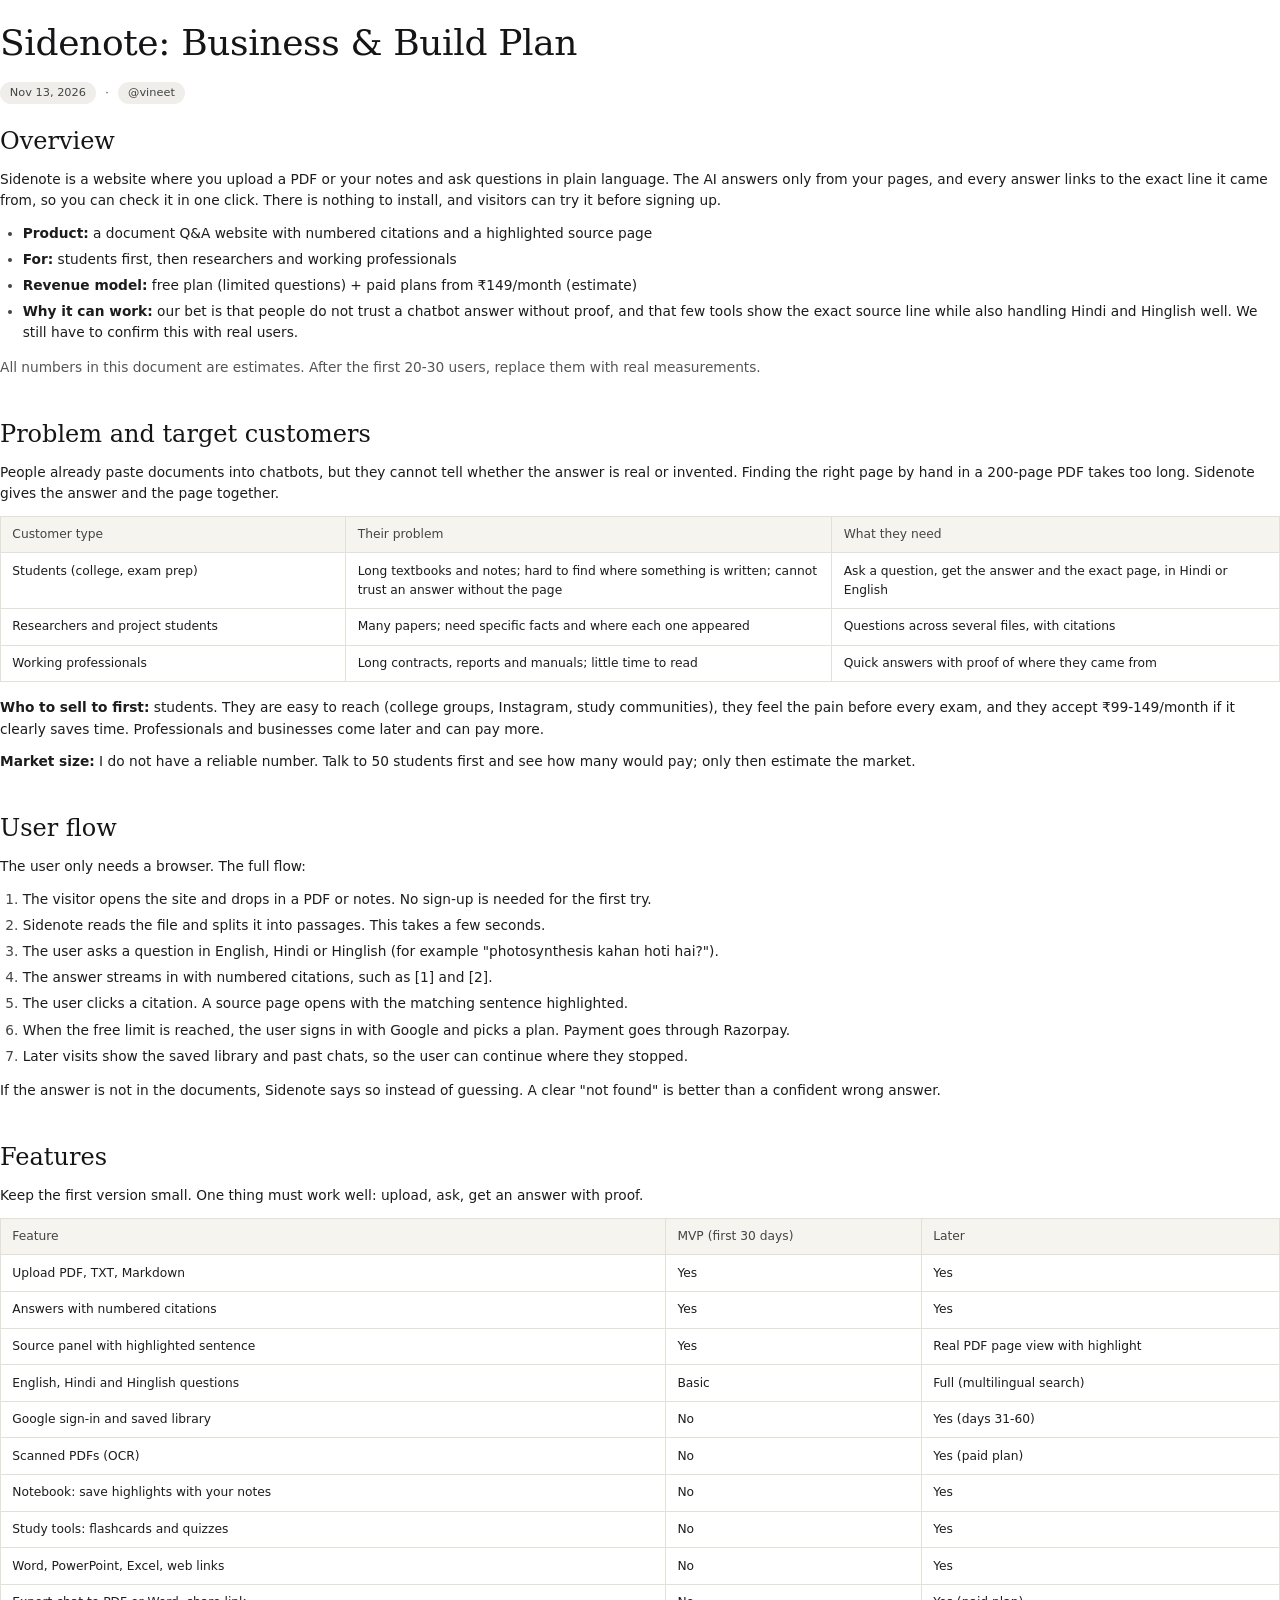
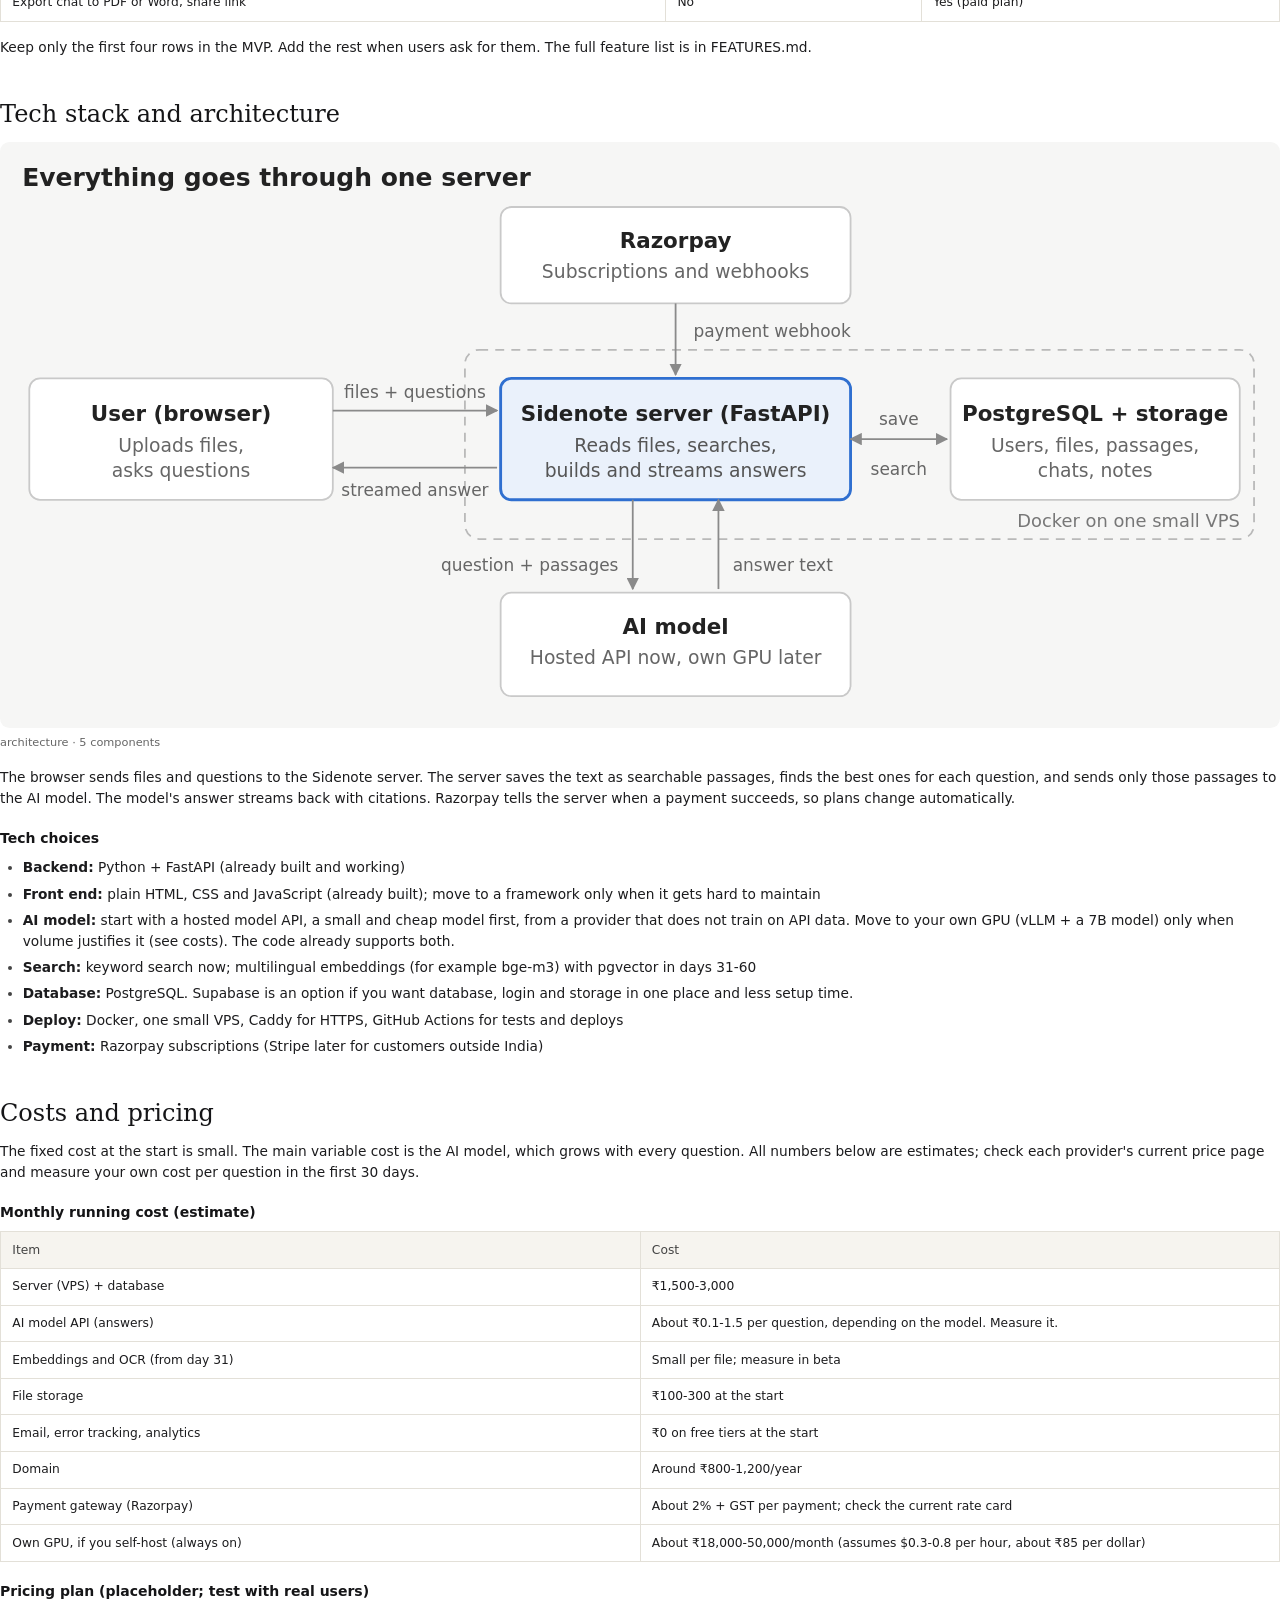
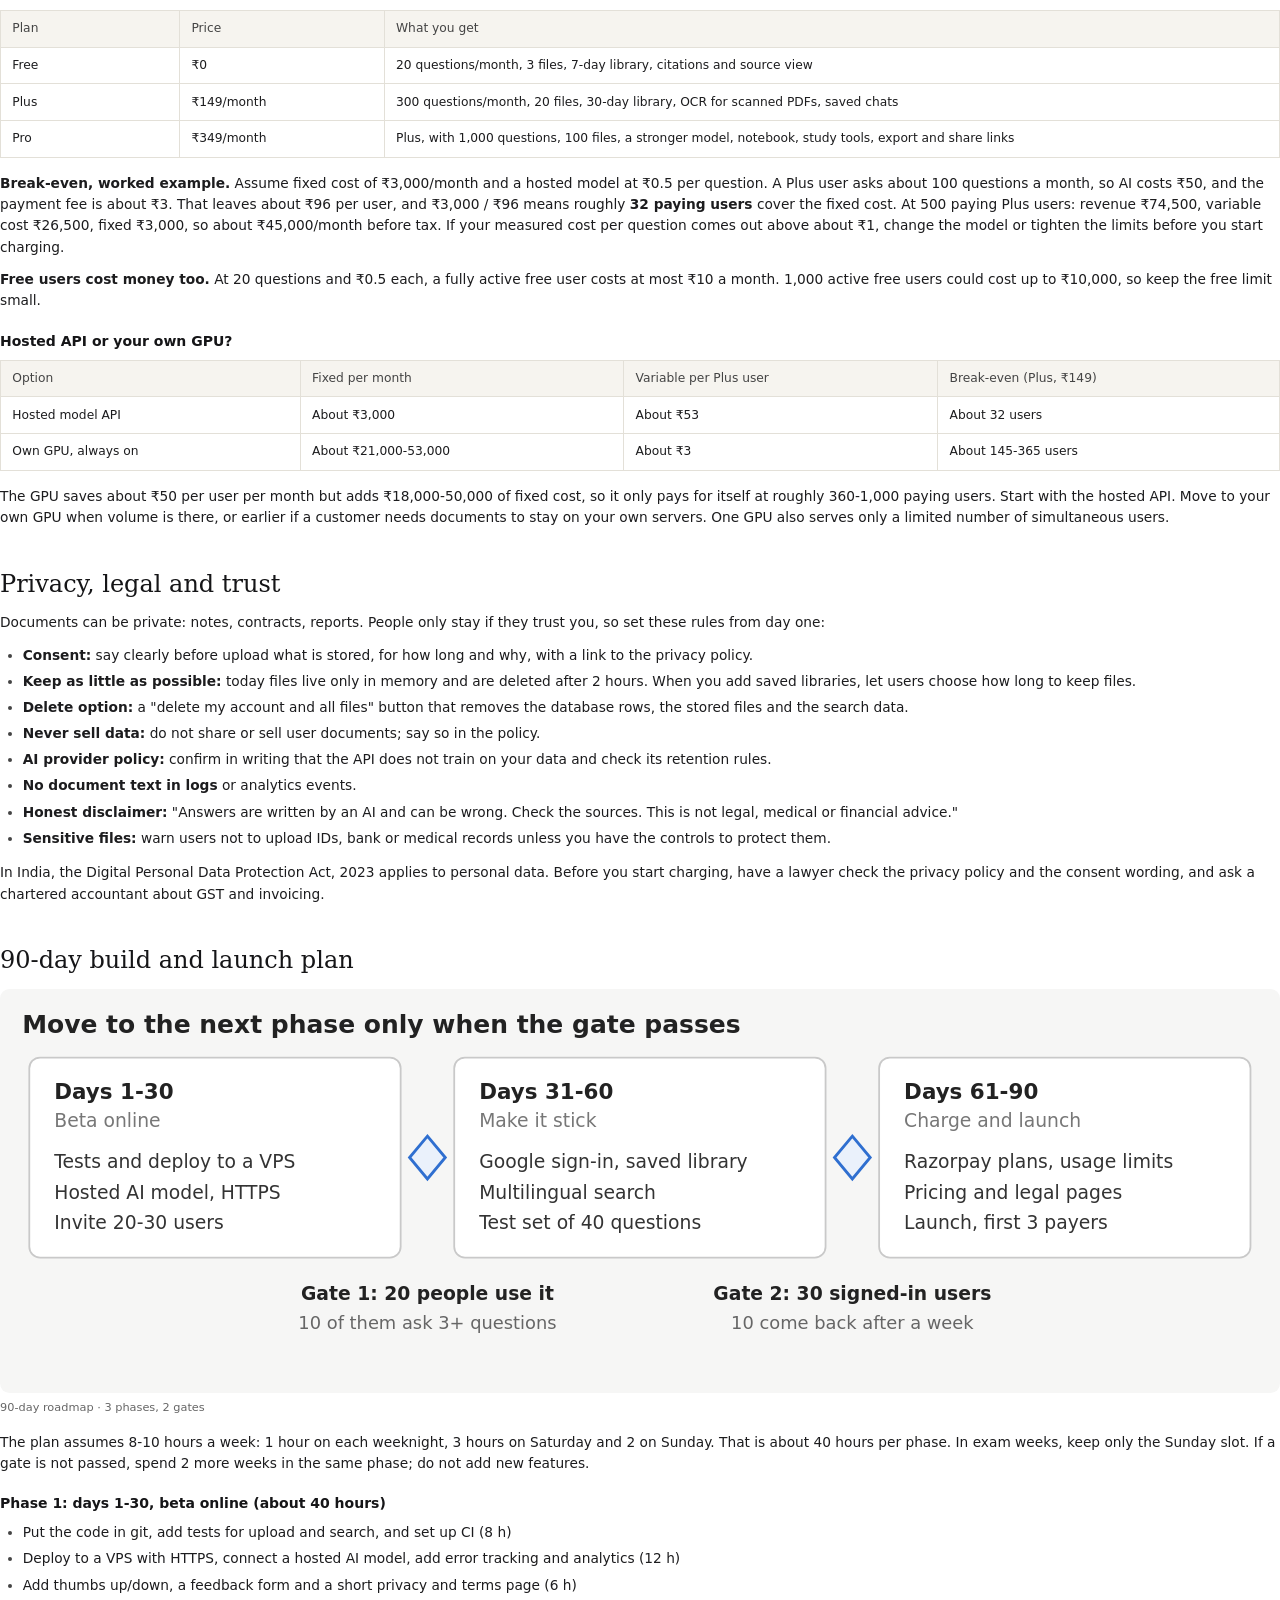
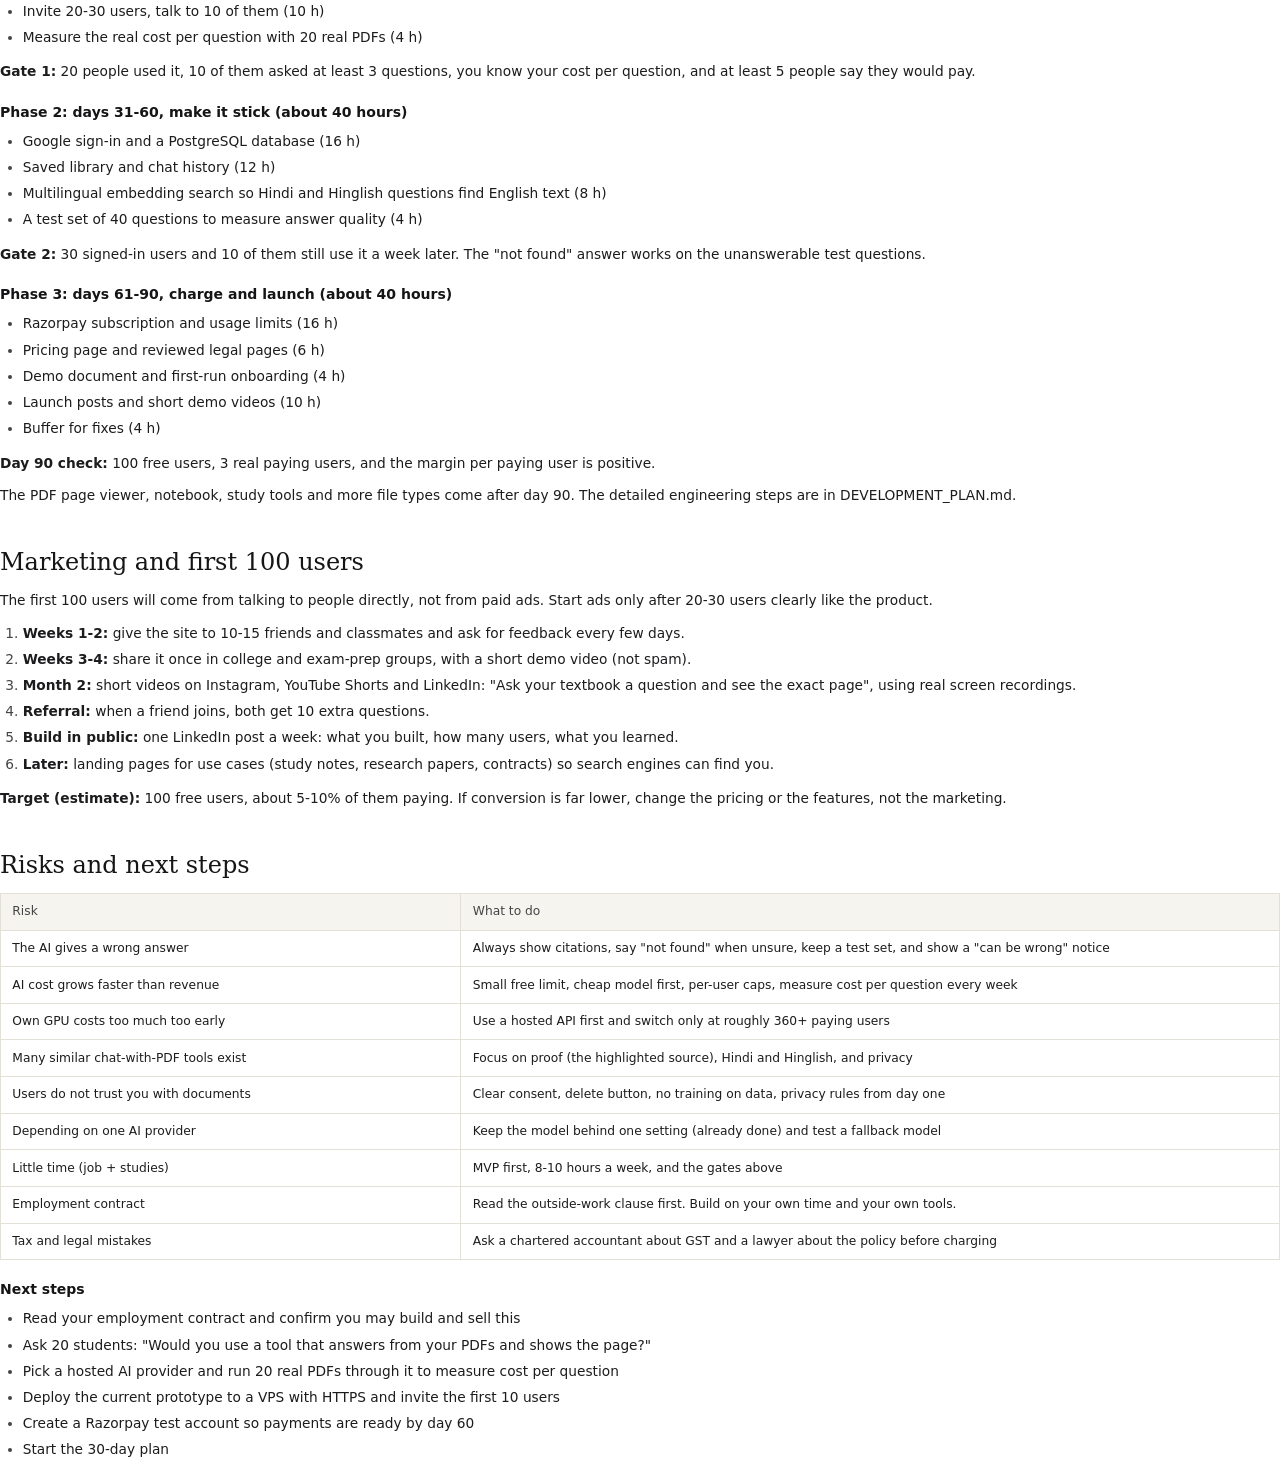
<file: docs/business-plan/plan.html>
<!doctype html>
<html lang="en">
<head>
<meta charset="utf-8">
<title>Sidenote: Business &amp; Build Plan</title>
<style>
  @page { size: A4; }
  * { box-sizing: border-box; }
  html { font-size: 10.3pt; }
  body { margin: 0; font-family: "Inter", "DejaVu Sans", sans-serif; line-height: 1.55; color: #1c1c1e; }
  h1, h2, h3 { font-family: "Bitstream Charter", "Charter", "DejaVu Serif", serif; font-weight: 400; color: #151517; }
  h1 { font-size: 27pt; line-height: 1.12; margin: 6mm 0 5mm; letter-spacing: -.01em; }
  h2 { font-size: 18pt; line-height: 1.2; margin: 11mm 0 3.5mm; break-after: avoid; }
  h3 { font-family: "Inter", "DejaVu Sans", sans-serif; font-size: 10.5pt; font-weight: 700; margin: 5mm 0 2mm; break-after: avoid; }
  p { margin: 0 0 3mm; }
  ul, ol { margin: 0 0 3.5mm; padding-left: 6mm; }
  li { margin-bottom: 1.3mm; }
  li::marker { color: #444; }
  b, strong { font-weight: 700; }
  .pills { display: flex; gap: 2.5mm; align-items: center; margin-bottom: 4mm; font-size: 8.5pt; color: #444; }
  .pill { background: #efeeea; border-radius: 3mm; padding: .6mm 2.6mm; }
  .note { color: #555; }
  table { width: 100%; border-collapse: collapse; margin: 1mm 0 4mm; font-size: 9.2pt; }
  tr { break-inside: avoid; }
  th { text-align: left; background: #f6f4ef; font-weight: 500; color: #444; }
  th, td { border: 1px solid #e3e0d8; padding: 2.2mm 3mm; vertical-align: top; }
  td.yes { white-space: nowrap; }
  .fig { margin: 3mm 0 1.5mm; break-inside: avoid; }
  .panel { background: #f6f6f5; border-radius: 2.5mm; padding: 4mm 4mm 2mm; }
  .panel svg { width: 100%; height: auto; display: block; }
  .cap { color: #666; font-size: 8.5pt; margin: 1.5mm 0 4mm; }
  .keep { break-inside: avoid; }
  .pb { break-before: page; }
</style>
</head>
<body>

<h1>Sidenote: Business &amp; Build Plan</h1>
<div class="pills"><span class="pill">Nov 13, 2026</span><span>·</span><span class="pill">@vineet</span></div>

<h2 style="margin-top:6mm">Overview</h2>
<p>Sidenote is a website where you upload a PDF or your notes and ask questions in plain language. The AI answers only from your pages, and every answer links to the exact line it came from, so you can check it in one click. There is nothing to install, and visitors can try it before signing up.</p>
<ul>
  <li><b>Product:</b> a document Q&amp;A website with numbered citations and a highlighted source page</li>
  <li><b>For:</b> students first, then researchers and working professionals</li>
  <li><b>Revenue model:</b> free plan (limited questions) + paid plans from ₹149/month (estimate)</li>
  <li><b>Why it can work:</b> our bet is that people do not trust a chatbot answer without proof, and that few tools show the exact source line while also handling Hindi and Hinglish well. We still have to confirm this with real users.</li>
</ul>
<p class="note">All numbers in this document are estimates. After the first 20-30 users, replace them with real measurements.</p>

<h2>Problem and target customers</h2>
<p>People already paste documents into chatbots, but they cannot tell whether the answer is real or invented. Finding the right page by hand in a 200-page PDF takes too long. Sidenote gives the answer and the page together.</p>
<table>
  <tr><th style="width:27%">Customer type</th><th style="width:38%">Their problem</th><th>What they need</th></tr>
  <tr><td>Students (college, exam prep)</td><td>Long textbooks and notes; hard to find where something is written; cannot trust an answer without the page</td><td>Ask a question, get the answer and the exact page, in Hindi or English</td></tr>
  <tr><td>Researchers and project students</td><td>Many papers; need specific facts and where each one appeared</td><td>Questions across several files, with citations</td></tr>
  <tr><td>Working professionals</td><td>Long contracts, reports and manuals; little time to read</td><td>Quick answers with proof of where they came from</td></tr>
</table>
<p><b>Who to sell to first:</b> students. They are easy to reach (college groups, Instagram, study communities), they feel the pain before every exam, and they accept ₹99-149/month if it clearly saves time. Professionals and businesses come later and can pay more.</p>
<p><b>Market size:</b> I do not have a reliable number. Talk to 50 students first and see how many would pay; only then estimate the market.</p>

<h2>User flow</h2>
<p>The user only needs a browser. The full flow:</p>
<ol>
  <li>The visitor opens the site and drops in a PDF or notes. No sign-up is needed for the first try.</li>
  <li>Sidenote reads the file and splits it into passages. This takes a few seconds.</li>
  <li>The user asks a question in English, Hindi or Hinglish (for example "photosynthesis kahan hoti hai?").</li>
  <li>The answer streams in with numbered citations, such as [1] and [2].</li>
  <li>The user clicks a citation. A source page opens with the matching sentence highlighted.</li>
  <li>When the free limit is reached, the user signs in with Google and picks a plan. Payment goes through Razorpay.</li>
  <li>Later visits show the saved library and past chats, so the user can continue where they stopped.</li>
</ol>
<p>If the answer is not in the documents, Sidenote says so instead of guessing. A clear "not found" is better than a confident wrong answer.</p>

<h2>Features</h2>
<p>Keep the first version small. One thing must work well: upload, ask, get an answer with proof.</p>
<table>
  <tr><th style="width:52%">Feature</th><th style="width:20%">MVP (first 30 days)</th><th>Later</th></tr>
  <tr><td>Upload PDF, TXT, Markdown</td><td class="yes">Yes</td><td>Yes</td></tr>
  <tr><td>Answers with numbered citations</td><td class="yes">Yes</td><td>Yes</td></tr>
  <tr><td>Source panel with highlighted sentence</td><td class="yes">Yes</td><td>Real PDF page view with highlight</td></tr>
  <tr><td>English, Hindi and Hinglish questions</td><td class="yes">Basic</td><td>Full (multilingual search)</td></tr>
  <tr><td>Google sign-in and saved library</td><td class="yes">No</td><td>Yes (days 31-60)</td></tr>
  <tr><td>Scanned PDFs (OCR)</td><td class="yes">No</td><td>Yes (paid plan)</td></tr>
  <tr><td>Notebook: save highlights with your notes</td><td class="yes">No</td><td>Yes</td></tr>
  <tr><td>Study tools: flashcards and quizzes</td><td class="yes">No</td><td>Yes</td></tr>
  <tr><td>Word, PowerPoint, Excel, web links</td><td class="yes">No</td><td>Yes</td></tr>
  <tr><td>Export chat to PDF or Word, share link</td><td class="yes">No</td><td>Yes (paid plan)</td></tr>
</table>
<p>Keep only the first four rows in the MVP. Add the rest when users ask for them. The full feature list is in FEATURES.md.</p>

<h2>Tech stack and architecture</h2>
<div class="fig panel">
<svg viewBox="0 0 700 316" xmlns="http://www.w3.org/2000/svg" font-family="Inter, DejaVu Sans, sans-serif">
  <defs><marker id="a" viewBox="0 0 10 10" refX="9" refY="5" markerWidth="7" markerHeight="7" orient="auto-start-reverse"><path d="M0 0L10 5L0 10z" fill="#8a8a8a"/></marker></defs>
  <text x="4" y="16" font-size="14" font-weight="700" fill="#222">Everything goes through one server</text>

  <rect x="252" y="108" width="442" height="106" rx="8" fill="none" stroke="#b9b9b9" stroke-dasharray="5 4"/>
  <text x="686" y="207" font-size="10" fill="#777" text-anchor="end">Docker on one small VPS</text>

  <rect x="8" y="124" width="170" height="68" rx="6" fill="#fff" stroke="#c9c9c9"/>
  <text x="93" y="148" font-size="12" font-weight="700" text-anchor="middle" fill="#222">User (browser)</text>
  <text x="93" y="165" font-size="10.5" text-anchor="middle" fill="#666">Uploads files,</text>
  <text x="93" y="179" font-size="10.5" text-anchor="middle" fill="#666">asks questions</text>

  <rect x="272" y="124" width="196" height="68" rx="6" fill="#eaf1fb" stroke="#2f6fd0" stroke-width="1.6"/>
  <text x="370" y="148" font-size="12" font-weight="700" text-anchor="middle" fill="#222">Sidenote server (FastAPI)</text>
  <text x="370" y="165" font-size="10.5" text-anchor="middle" fill="#555">Reads files, searches,</text>
  <text x="370" y="179" font-size="10.5" text-anchor="middle" fill="#555">builds and streams answers</text>

  <rect x="524" y="124" width="162" height="68" rx="6" fill="#fff" stroke="#c9c9c9"/>
  <text x="605" y="148" font-size="12" font-weight="700" text-anchor="middle" fill="#222">PostgreSQL + storage</text>
  <text x="605" y="165" font-size="10.5" text-anchor="middle" fill="#666">Users, files, passages,</text>
  <text x="605" y="179" font-size="10.5" text-anchor="middle" fill="#666">chats, notes</text>

  <rect x="272" y="28" width="196" height="54" rx="6" fill="#fff" stroke="#c9c9c9"/>
  <text x="370" y="51" font-size="12" font-weight="700" text-anchor="middle" fill="#222">Razorpay</text>
  <text x="370" y="68" font-size="10.5" text-anchor="middle" fill="#666">Subscriptions and webhooks</text>

  <rect x="272" y="244" width="196" height="58" rx="6" fill="#fff" stroke="#c9c9c9"/>
  <text x="370" y="267" font-size="12" font-weight="700" text-anchor="middle" fill="#222">AI model</text>
  <text x="370" y="284" font-size="10.5" text-anchor="middle" fill="#666">Hosted API now, own GPU later</text>

  <line x1="178" y1="142" x2="270" y2="142" stroke="#8a8a8a" marker-end="url(#a)"/>
  <line x1="270" y1="174" x2="178" y2="174" stroke="#8a8a8a" marker-end="url(#a)"/>
  <text x="224" y="135" font-size="9.5" fill="#666" text-anchor="middle">files + questions</text>
  <text x="224" y="190" font-size="9.5" fill="#666" text-anchor="middle">streamed answer</text>

  <line x1="468" y1="158" x2="522" y2="158" stroke="#8a8a8a" marker-end="url(#a)" marker-start="url(#a)"/>
  <text x="495" y="150" font-size="9.5" fill="#666" text-anchor="middle">save</text>
  <text x="495" y="178" font-size="9.5" fill="#666" text-anchor="middle">search</text>

  <line x1="370" y1="82" x2="370" y2="122" stroke="#8a8a8a" marker-end="url(#a)"/>
  <text x="380" y="101" font-size="9.5" fill="#666">payment webhook</text>

  <line x1="346" y1="192" x2="346" y2="242" stroke="#8a8a8a" marker-end="url(#a)"/>
  <line x1="394" y1="242" x2="394" y2="192" stroke="#8a8a8a" marker-end="url(#a)"/>
  <text x="338" y="232" font-size="9.5" fill="#666" text-anchor="end">question + passages</text>
  <text x="402" y="232" font-size="9.5" fill="#666">answer text</text>
</svg>
</div>
<p class="cap">architecture · 5 components</p>
<p>The browser sends files and questions to the Sidenote server. The server saves the text as searchable passages, finds the best ones for each question, and sends only those passages to the AI model. The model's answer streams back with citations. Razorpay tells the server when a payment succeeds, so plans change automatically.</p>

<h3>Tech choices</h3>
<ul>
  <li><b>Backend:</b> Python + FastAPI (already built and working)</li>
  <li><b>Front end:</b> plain HTML, CSS and JavaScript (already built); move to a framework only when it gets hard to maintain</li>
  <li><b>AI model:</b> start with a hosted model API, a small and cheap model first, from a provider that does not train on API data. Move to your own GPU (vLLM + a 7B model) only when volume justifies it (see costs). The code already supports both.</li>
  <li><b>Search:</b> keyword search now; multilingual embeddings (for example bge-m3) with pgvector in days 31-60</li>
  <li><b>Database:</b> PostgreSQL. Supabase is an option if you want database, login and storage in one place and less setup time.</li>
  <li><b>Deploy:</b> Docker, one small VPS, Caddy for HTTPS, GitHub Actions for tests and deploys</li>
  <li><b>Payment:</b> Razorpay subscriptions (Stripe later for customers outside India)</li>
</ul>

<h2>Costs and pricing</h2>
<p>The fixed cost at the start is small. The main variable cost is the AI model, which grows with every question. All numbers below are estimates; check each provider's current price page and measure your own cost per question in the first 30 days.</p>

<h3>Monthly running cost (estimate)</h3>
<table>
  <tr><th style="width:50%">Item</th><th>Cost</th></tr>
  <tr><td>Server (VPS) + database</td><td>₹1,500-3,000</td></tr>
  <tr><td>AI model API (answers)</td><td>About ₹0.1-1.5 per question, depending on the model. Measure it.</td></tr>
  <tr><td>Embeddings and OCR (from day 31)</td><td>Small per file; measure in beta</td></tr>
  <tr><td>File storage</td><td>₹100-300 at the start</td></tr>
  <tr><td>Email, error tracking, analytics</td><td>₹0 on free tiers at the start</td></tr>
  <tr><td>Domain</td><td>Around ₹800-1,200/year</td></tr>
  <tr><td>Payment gateway (Razorpay)</td><td>About 2% + GST per payment; check the current rate card</td></tr>
  <tr><td>Own GPU, if you self-host (always on)</td><td>About ₹18,000-50,000/month (assumes $0.3-0.8 per hour, about ₹85 per dollar)</td></tr>
</table>

<h3>Pricing plan (placeholder; test with real users)</h3>
<table>
  <tr><th style="width:14%">Plan</th><th style="width:16%">Price</th><th>What you get</th></tr>
  <tr><td>Free</td><td>₹0</td><td>20 questions/month, 3 files, 7-day library, citations and source view</td></tr>
  <tr><td>Plus</td><td>₹149/month</td><td>300 questions/month, 20 files, 30-day library, OCR for scanned PDFs, saved chats</td></tr>
  <tr><td>Pro</td><td>₹349/month</td><td>Plus, with 1,000 questions, 100 files, a stronger model, notebook, study tools, export and share links</td></tr>
</table>

<div class="keep">
<p><b>Break-even, worked example.</b> Assume fixed cost of ₹3,000/month and a hosted model at ₹0.5 per question. A Plus user asks about 100 questions a month, so AI costs ₹50, and the payment fee is about ₹3. That leaves about ₹96 per user, and ₹3,000 / ₹96 means roughly <b>32 paying users</b> cover the fixed cost. At 500 paying Plus users: revenue ₹74,500, variable cost ₹26,500, fixed ₹3,000, so about ₹45,000/month before tax. If your measured cost per question comes out above about ₹1, change the model or tighten the limits before you start charging.</p>
<p><b>Free users cost money too.</b> At 20 questions and ₹0.5 each, a fully active free user costs at most ₹10 a month. 1,000 active free users could cost up to ₹10,000, so keep the free limit small.</p>
</div>

<h3>Hosted API or your own GPU?</h3>
<table>
  <tr><th>Option</th><th>Fixed per month</th><th>Variable per Plus user</th><th>Break-even (Plus, ₹149)</th></tr>
  <tr><td>Hosted model API</td><td>About ₹3,000</td><td>About ₹53</td><td>About 32 users</td></tr>
  <tr><td>Own GPU, always on</td><td>About ₹21,000-53,000</td><td>About ₹3</td><td>About 145-365 users</td></tr>
</table>
<p>The GPU saves about ₹50 per user per month but adds ₹18,000-50,000 of fixed cost, so it only pays for itself at roughly 360-1,000 paying users. Start with the hosted API. Move to your own GPU when volume is there, or earlier if a customer needs documents to stay on your own servers. One GPU also serves only a limited number of simultaneous users.</p>

<h2>Privacy, legal and trust</h2>
<p>Documents can be private: notes, contracts, reports. People only stay if they trust you, so set these rules from day one:</p>
<ul>
  <li><b>Consent:</b> say clearly before upload what is stored, for how long and why, with a link to the privacy policy.</li>
  <li><b>Keep as little as possible:</b> today files live only in memory and are deleted after 2 hours. When you add saved libraries, let users choose how long to keep files.</li>
  <li><b>Delete option:</b> a "delete my account and all files" button that removes the database rows, the stored files and the search data.</li>
  <li><b>Never sell data:</b> do not share or sell user documents; say so in the policy.</li>
  <li><b>AI provider policy:</b> confirm in writing that the API does not train on your data and check its retention rules.</li>
  <li><b>No document text in logs</b> or analytics events.</li>
  <li><b>Honest disclaimer:</b> "Answers are written by an AI and can be wrong. Check the sources. This is not legal, medical or financial advice."</li>
  <li><b>Sensitive files:</b> warn users not to upload IDs, bank or medical records unless you have the controls to protect them.</li>
</ul>
<p>In India, the Digital Personal Data Protection Act, 2023 applies to personal data. Before you start charging, have a lawyer check the privacy policy and the consent wording, and ask a chartered accountant about GST and invoicing.</p>

<h2>90-day build and launch plan</h2>
<div class="fig panel">
<svg viewBox="0 0 700 214" xmlns="http://www.w3.org/2000/svg" font-family="Inter, DejaVu Sans, sans-serif">
  <text x="4" y="16" font-size="14" font-weight="700" fill="#222">Move to the next phase only when the gate passes</text>

  <rect x="8" y="30" width="208" height="112" rx="6" fill="#fff" stroke="#c9c9c9"/>
  <text x="22" y="53" font-size="12" font-weight="700" fill="#222">Days 1-30</text>
  <text x="22" y="69" font-size="10.5" fill="#777">Beta online</text>
  <text x="22" y="92" font-size="10.5" fill="#333">Tests and deploy to a VPS</text>
  <text x="22" y="109" font-size="10.5" fill="#333">Hosted AI model, HTTPS</text>
  <text x="22" y="126" font-size="10.5" fill="#333">Invite 20-30 users</text>

  <rect x="246" y="30" width="208" height="112" rx="6" fill="#fff" stroke="#c9c9c9"/>
  <text x="260" y="53" font-size="12" font-weight="700" fill="#222">Days 31-60</text>
  <text x="260" y="69" font-size="10.5" fill="#777">Make it stick</text>
  <text x="260" y="92" font-size="10.5" fill="#333">Google sign-in, saved library</text>
  <text x="260" y="109" font-size="10.5" fill="#333">Multilingual search</text>
  <text x="260" y="126" font-size="10.5" fill="#333">Test set of 40 questions</text>

  <rect x="484" y="30" width="208" height="112" rx="6" fill="#fff" stroke="#c9c9c9"/>
  <text x="498" y="53" font-size="12" font-weight="700" fill="#222">Days 61-90</text>
  <text x="498" y="69" font-size="10.5" fill="#777">Charge and launch</text>
  <text x="498" y="92" font-size="10.5" fill="#333">Razorpay plans, usage limits</text>
  <text x="498" y="109" font-size="10.5" fill="#333">Pricing and legal pages</text>
  <text x="498" y="126" font-size="10.5" fill="#333">Launch, first 3 payers</text>

  <path d="M231 74 l10 12 l-10 12 l-10 -12z" fill="#eaf1fb" stroke="#2f6fd0" stroke-width="1.6"/>
  <path d="M469 74 l10 12 l-10 12 l-10 -12z" fill="#eaf1fb" stroke="#2f6fd0" stroke-width="1.6"/>
  <text x="231" y="166" font-size="10.5" font-weight="700" fill="#222" text-anchor="middle">Gate 1: 20 people use it</text>
  <text x="231" y="182" font-size="10" fill="#666" text-anchor="middle">10 of them ask 3+ questions</text>
  <text x="469" y="166" font-size="10.5" font-weight="700" fill="#222" text-anchor="middle">Gate 2: 30 signed-in users</text>
  <text x="469" y="182" font-size="10" fill="#666" text-anchor="middle">10 come back after a week</text>
</svg>
</div>
<p class="cap">90-day roadmap · 3 phases, 2 gates</p>
<p>The plan assumes 8-10 hours a week: 1 hour on each weeknight, 3 hours on Saturday and 2 on Sunday. That is about 40 hours per phase. In exam weeks, keep only the Sunday slot. If a gate is not passed, spend 2 more weeks in the same phase; do not add new features.</p>

<h3>Phase 1: days 1-30, beta online (about 40 hours)</h3>
<ul>
  <li>Put the code in git, add tests for upload and search, and set up CI (8 h)</li>
  <li>Deploy to a VPS with HTTPS, connect a hosted AI model, add error tracking and analytics (12 h)</li>
  <li>Add thumbs up/down, a feedback form and a short privacy and terms page (6 h)</li>
  <li>Invite 20-30 users, talk to 10 of them (10 h)</li>
  <li>Measure the real cost per question with 20 real PDFs (4 h)</li>
</ul>
<p><b>Gate 1:</b> 20 people used it, 10 of them asked at least 3 questions, you know your cost per question, and at least 5 people say they would pay.</p>

<h3>Phase 2: days 31-60, make it stick (about 40 hours)</h3>
<ul>
  <li>Google sign-in and a PostgreSQL database (16 h)</li>
  <li>Saved library and chat history (12 h)</li>
  <li>Multilingual embedding search so Hindi and Hinglish questions find English text (8 h)</li>
  <li>A test set of 40 questions to measure answer quality (4 h)</li>
</ul>
<p><b>Gate 2:</b> 30 signed-in users and 10 of them still use it a week later. The "not found" answer works on the unanswerable test questions.</p>

<h3>Phase 3: days 61-90, charge and launch (about 40 hours)</h3>
<ul>
  <li>Razorpay subscription and usage limits (16 h)</li>
  <li>Pricing page and reviewed legal pages (6 h)</li>
  <li>Demo document and first-run onboarding (4 h)</li>
  <li>Launch posts and short demo videos (10 h)</li>
  <li>Buffer for fixes (4 h)</li>
</ul>
<p><b>Day 90 check:</b> 100 free users, 3 real paying users, and the margin per paying user is positive.</p>
<p>The PDF page viewer, notebook, study tools and more file types come after day 90. The detailed engineering steps are in DEVELOPMENT_PLAN.md.</p>

<h2>Marketing and first 100 users</h2>
<p>The first 100 users will come from talking to people directly, not from paid ads. Start ads only after 20-30 users clearly like the product.</p>
<ol>
  <li><b>Weeks 1-2:</b> give the site to 10-15 friends and classmates and ask for feedback every few days.</li>
  <li><b>Weeks 3-4:</b> share it once in college and exam-prep groups, with a short demo video (not spam).</li>
  <li><b>Month 2:</b> short videos on Instagram, YouTube Shorts and LinkedIn: "Ask your textbook a question and see the exact page", using real screen recordings.</li>
  <li><b>Referral:</b> when a friend joins, both get 10 extra questions.</li>
  <li><b>Build in public:</b> one LinkedIn post a week: what you built, how many users, what you learned.</li>
  <li><b>Later:</b> landing pages for use cases (study notes, research papers, contracts) so search engines can find you.</li>
</ol>
<p><b>Target (estimate):</b> 100 free users, about 5-10% of them paying. If conversion is far lower, change the pricing or the features, not the marketing.</p>

<h2>Risks and next steps</h2>
<table>
  <tr><th style="width:36%">Risk</th><th>What to do</th></tr>
  <tr><td>The AI gives a wrong answer</td><td>Always show citations, say "not found" when unsure, keep a test set, and show a "can be wrong" notice</td></tr>
  <tr><td>AI cost grows faster than revenue</td><td>Small free limit, cheap model first, per-user caps, measure cost per question every week</td></tr>
  <tr><td>Own GPU costs too much too early</td><td>Use a hosted API first and switch only at roughly 360+ paying users</td></tr>
  <tr><td>Many similar chat-with-PDF tools exist</td><td>Focus on proof (the highlighted source), Hindi and Hinglish, and privacy</td></tr>
  <tr><td>Users do not trust you with documents</td><td>Clear consent, delete button, no training on data, privacy rules from day one</td></tr>
  <tr><td>Depending on one AI provider</td><td>Keep the model behind one setting (already done) and test a fallback model</td></tr>
  <tr><td>Little time (job + studies)</td><td>MVP first, 8-10 hours a week, and the gates above</td></tr>
  <tr><td>Employment contract</td><td>Read the outside-work clause first. Build on your own time and your own tools.</td></tr>
  <tr><td>Tax and legal mistakes</td><td>Ask a chartered accountant about GST and a lawyer about the policy before charging</td></tr>
</table>

<h3>Next steps</h3>
<ul>
  <li>Read your employment contract and confirm you may build and sell this</li>
  <li>Ask 20 students: "Would you use a tool that answers from your PDFs and shows the page?"</li>
  <li>Pick a hosted AI provider and run 20 real PDFs through it to measure cost per question</li>
  <li>Deploy the current prototype to a VPS with HTTPS and invite the first 10 users</li>
  <li>Create a Razorpay test account so payments are ready by day 60</li>
  <li>Start the 30-day plan</li>
</ul>

</body>
</html>
</file>
